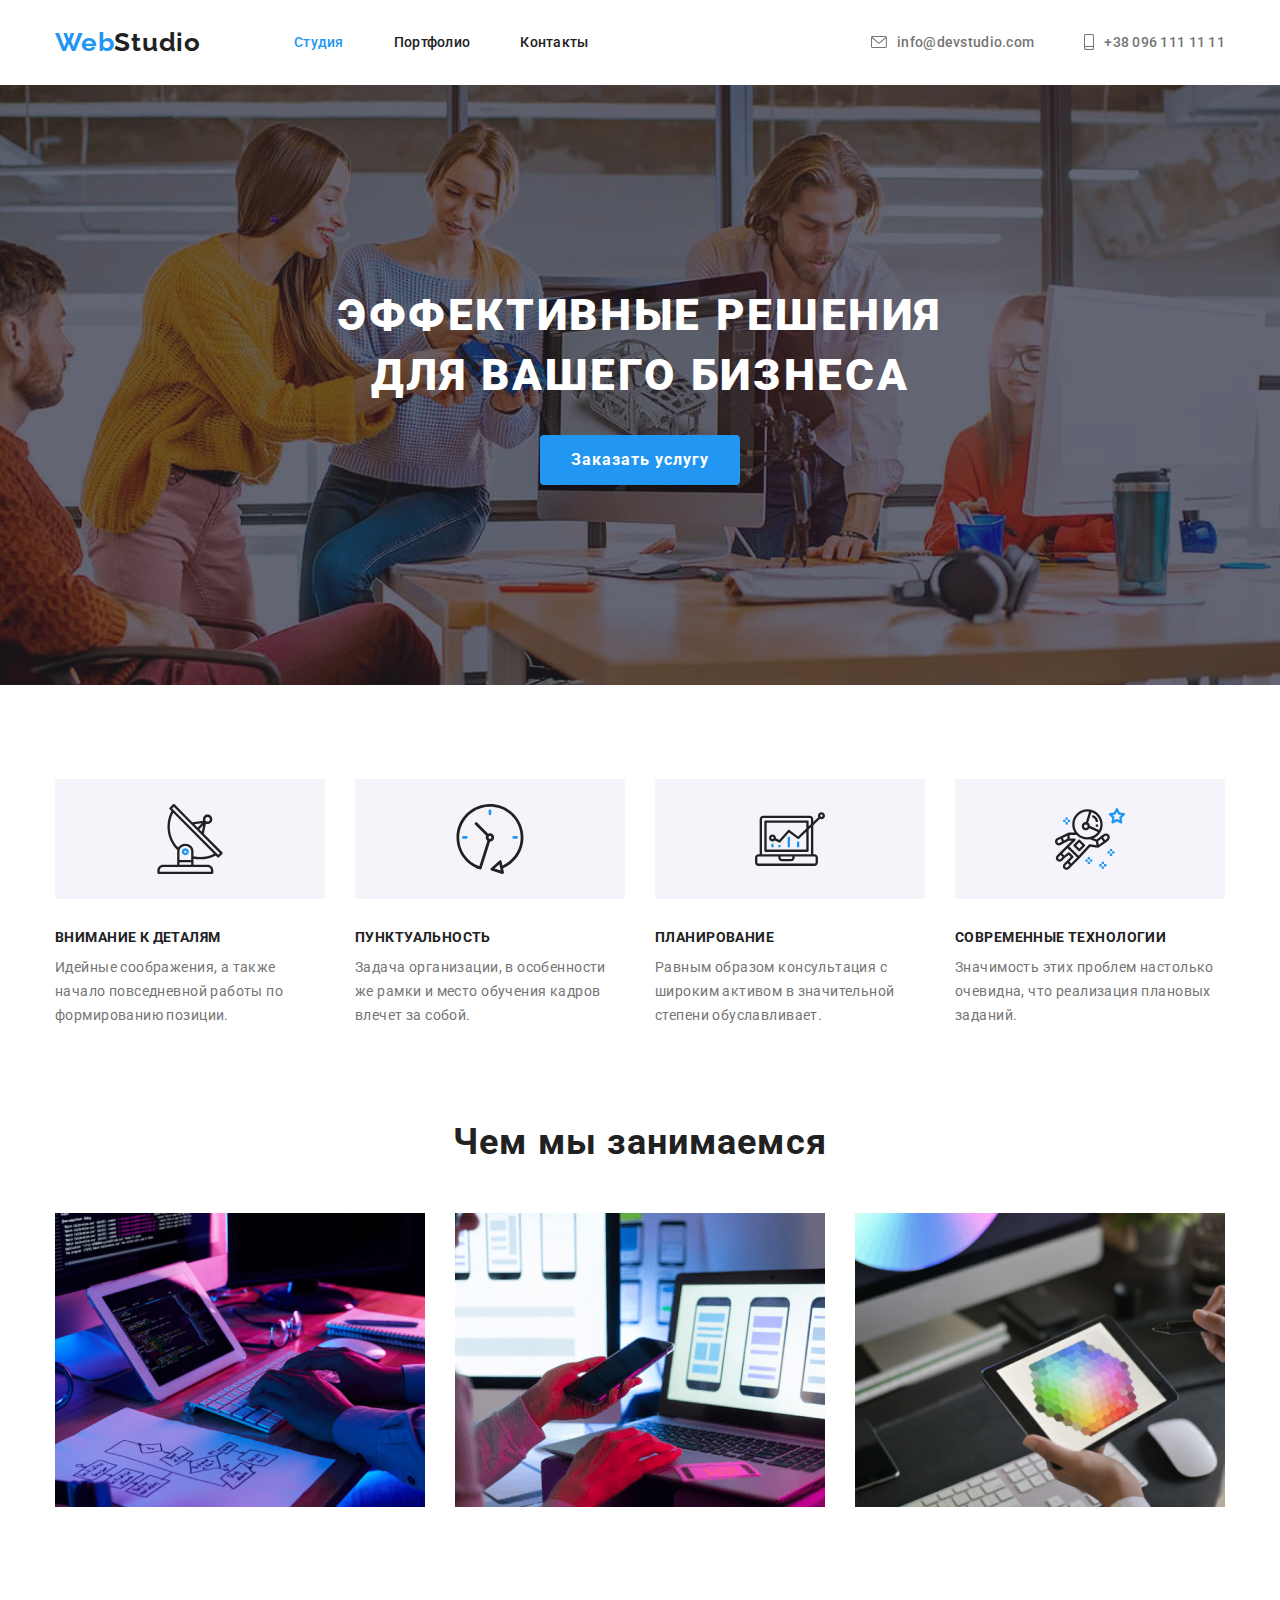
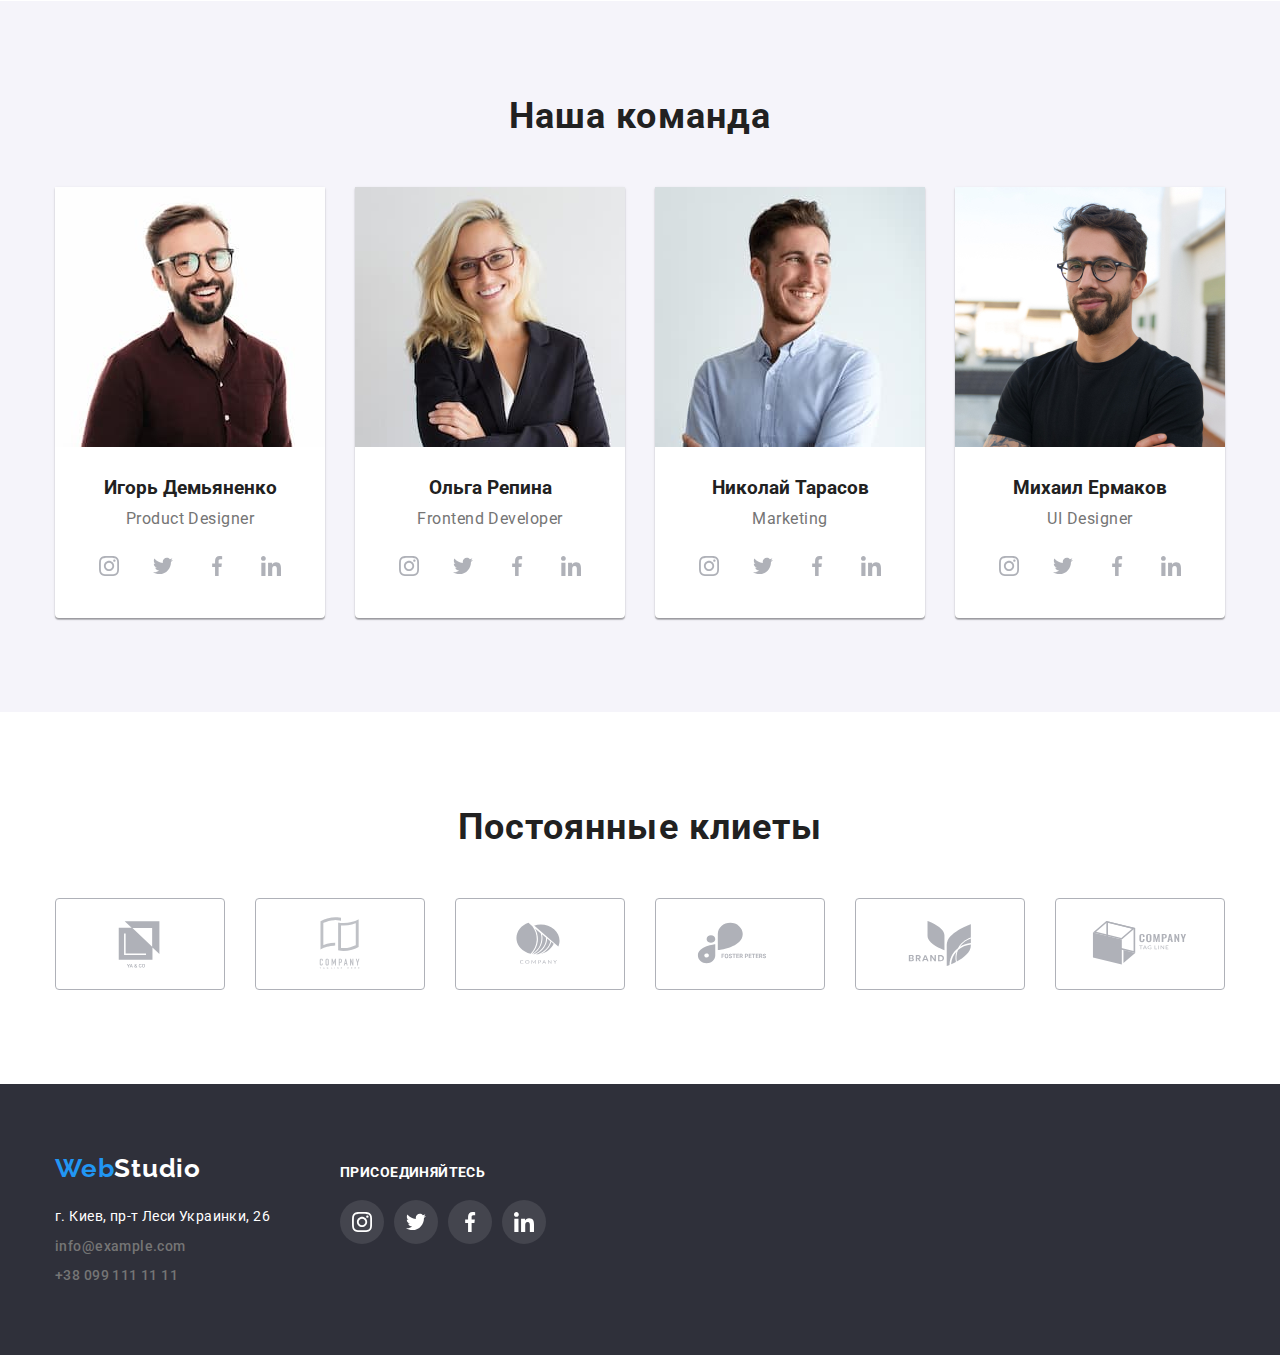
<file: index.html>
<!DOCTYPE html>
<html lang="en">
<head>
    <meta charset="UTF-8">
    <meta http-equiv="X-UA-Compatible" content="IE=edge">
    <meta name="viewport" content="width=device-width, initial-scale=1.0">
    <title>WebStudio</title>
    <link rel="stylesheet" href="./css/modern-normalize.css">
    <link rel="preconnect" href="https://fonts.gstatic.com">
    <link href="https://fonts.googleapis.com/css2?family=Raleway:wght@700&family=Roboto:wght@400;500;700;900&display=swap"
    rel="stylesheet">
    <link rel="stylesheet" href="./css/style.css">
</head>
<body class="common">
    <!-- Upper line of the page -->
    <header>
        <div class="upper-line container">
            <nav class="nav">
                <ul class="list nav-list">
                    <li class="nav-item">
                        <a class="link company-name" href="">Web<span>Studio</span></a>
                    </li>
                    <li class="nav-item">
                        <a class="link current-page nav-link" href="./index.html">Студия</a>
                    </li>
                    <li class="nav-item">
                        <a class="link nav-link" href="./portfolio.html">Портфолио</a>
                    </li>
                    <li class="nav-item">
                        <a class="link nav-link" href="#">Контакты</a>
                    </li>
                </ul>
            </nav> 
            <ul class="list contacts">
                <li>
                    <a class="link" href="mailto:info@devstudio.com">
                        <svg class="icon" width="16" height="14">
                        <use href="./images/icons/sprite.svg#icon-envelope"></use>
                        </svg>
                        info@devstudio.com
                    </a>
                </li>
                <li>
                    <a class="link" href="tel:+380961111111">
                        <svg class="icon" width="10" height="16">
                            <use href="./images/icons/sprite.svg#icon-smartphone"></use>
                        </svg>
                        +38 096 111 11 11
                    </a>
                </li>
            </ul>
        </div>
    </header>

    <main>
        <!-- Title -->
        <section class="title-section section">
            <div class="container">
              <h1 class="main-title">
                ЭФФЕКТИВНЫЕ РЕШЕНИЯ
                <br> ДЛЯ ВАШЕГО БИЗНЕСА
              </h1>
              <button class="order-service buttons-cursor">Заказать услугу</button>
            </div>
        </section>
        
        <!-- features -->
        <section class="features section">
            <div class="container">
                <h2 class="visually-hidden">Наши ценности</h2>
                <ul class="list">
                    <li>
                        <div class="icon-box">
                            <svg class="icon">
                                <use href="./images/icons/sprite.svg#icon-antenna"></use>
                            </svg>
                        </div>
                        <h3 class="features-header">Внимание к деталям</h3>
                        <p class="paragraph">Идейные соображения, а также начало повседневной работы по формированию позиции.</p>
                    </li>
                    <li>
                        <div class="icon-box">
                            <svg class="icon">
                                <use href="./images/icons/sprite.svg#icon-clock"></use>
                            </svg>
                        </div>
                        <h3 class="features-header">Пунктуальность</h3>
                        <p class="paragraph">Задача организации, в особенности же рамки и место обучения кадров влечет за собой.</p>
                    </li>
                    <li>
                        <div class="icon-box">
                            <svg class="icon">
                                <use href="./images/icons/sprite.svg#icon-diagram"></use>
                            </svg>
                        </div>
                        <h3 class="features-header">Планирование</h3>
                        <p class="paragraph">Равным образом консультация с широким активом в значительной степени обуславливает.</p>
                    </li>
                    <li>
                        <div class="icon-box">
                            <svg class="icon">
                                <use href="./images/icons/sprite.svg#icon-astronaut"></use>
                            </svg>
                        </div>
                        <h3 class="features-header">Современные технологии</h3>
                        <p class="paragraph">Значимость этих проблем настолько очевидна, что реализация плановых заданий.</p>
                    </li>
                </ul>
            </div>
        </section>
        
        <!-- What we do -->
        <section class="what-we-do section">
            <div class="container">
                <h2 class="sections-title">Чем мы занимаемся</h2>
                <ul class="list">
                    <li>
                        <img src="./images/whatwedo-img1.png" alt="whatwedo-1">
                    </li>
                    <li>
                        <img src="./images/whatwedo-img2.png" alt="whatwedo-2">
                    </li>
                    <li>
                        <img src="./images/whatwedo-img3.png" alt="whatwedo-3">
                    </li>
                </ul>
            </div>
        </section>

        <!-- Our team -->
        <section class="team-section section">
            <div class="container">
                <h2 class="sections-title team-header">Наша команда</h2>
                <ul class="list team-list">
                    <li class="item">
                        <img width="270" src="./images/team-card-1.jpg" alt="teamcard1">
                        <div class="text">
                            <h3 class="employee-name">Игорь Демьяненко</h3>
                            <p class="paragraph">Product Designer</p>
                            <ul class="list team-socials">
                                <li class="item social-item">
                                    <a href="" class="refer">
                                        <svg class="icon" width="20" height="20">
                                            <use href="./images/icons/sprite.svg#icon-social-instagram"></use>
                                        </svg>
                                    </a>
                                </li>
                                <li class="item social-item">
                                    <a href="" class="refer">
                                        <svg class="icon" width="20" height="20">
                                            <use href="./images/icons/sprite.svg#icon-social-twitter"></use>
                                        </svg>
                                    </a>
                                </li>
                                <li class="item social-item">
                                    <a href="" class="refer">
                                        <svg class="icon" width="20" height="20">
                                            <use href="./images/icons/sprite.svg#icon-social-facebook"></use>
                                        </svg>
                                    </a>
                                </li>
                                <li class="item social-item">
                                    <a href="" class="refer">
                                        <svg class="icon" width="20" height="20">
                                            <use href="./images/icons/sprite.svg#icon-social-linkedin"></use>
                                        </svg>
                                    </a>
                                </li>
                            </ul>
                        </div>
                        </li>
                        <li class="item">
                            <img width="270" src="./images/team-card-2.jpg" alt="teamcard1">
                        <div class="text">
                            <h3 class="employee-name">Ольга Репина</h3>
                            <p class="paragraph">Frontend Developer</p>
                            <ul class="list team-socials">
                                <li class="item social-item">
                                    <a href="" class="refer">
                                        <svg class="icon" width="20" height="20">
                                            <use href="./images/icons/sprite.svg#icon-social-instagram"></use>
                                        </svg>
                                    </a>
                                </li>
                                <li class="item social-item">
                                    <a href="" class="refer">
                                        <svg class="icon" width="20" height="20">
                                            <use href="./images/icons/sprite.svg#icon-social-twitter"></use>
                                        </svg>
                                    </a>
                                </li>
                                <li class="item social-item">
                                    <a href="" class="refer">
                                        <svg class="icon" width="20" height="20">
                                            <use href="./images/icons/sprite.svg#icon-social-facebook"></use>
                                        </svg>
                                    </a>
                                </li>
                                <li class="item social-item">
                                    <a href="" class="refer">
                                        <svg class="icon" width="20" height="20">
                                            <use href="./images/icons/sprite.svg#icon-social-linkedin"></use>
                                        </svg>
                                    </a>
                                </li>
                            </ul>
                        </div>
                    </li>
                    <li class="item">
                        <img width="270" src="./images/team-card-3.jpg" alt="teamcard1">
                        <div class="text">
                            <h3 class="employee-name">Николай Тарасов</h3>
                            <p class="paragraph">Marketing</p>
                            <ul class="list team-socials">
                                <li class="item social-item">
                                    <a href="" class="refer">
                                        <svg class="icon" width="20" height="20">
                                            <use href="./images/icons/sprite.svg#icon-social-instagram"></use>
                                        </svg>
                                    </a>
                                </li>
                                <li class="item social-item">
                                    <a href="" class="refer">
                                        <svg class="icon" width="20" height="20">
                                            <use href="./images/icons/sprite.svg#icon-social-twitter"></use>
                                        </svg>
                                    </a>
                                </li>
                                <li class="item social-item">
                                    <a href="" class="refer">
                                        <svg class="icon" width="20" height="20">
                                            <use href="./images/icons/sprite.svg#icon-social-facebook"></use>
                                        </svg>
                                    </a>
                                </li>
                                <li class="item social-item">
                                    <a href="" class="refer">
                                        <svg class="icon" width="20" height="20">
                                            <use href="./images/icons/sprite.svg#icon-social-linkedin"></use>
                                        </svg>
                                    </a>
                                </li>
                            </ul>
                        </div>
                    </li>
                    <li class="item">
                        <img width="270" src="./images/team-card-4.jpg" alt="teamcard1">
                        <div class="text">
                            <h3 class="employee-name">Михаил Ермаков</h3>
                            <p class="paragraph">UI Designer</p>
                            <ul class="list team-socials">
                                <li class="item social-item">
                                    <a href="" class="refer">
                                        <svg class="icon" width="20" height="20">
                                            <use href="./images/icons/sprite.svg#icon-social-instagram"></use>
                                        </svg>
                                    </a>
                                </li>
                                <li class="item social-item">
                                    <a href="" class="refer">
                                        <svg class="icon" width="20" height="20">
                                            <use href="./images/icons/sprite.svg#icon-social-twitter"></use>
                                        </svg>
                                    </a>
                                </li>
                                <li class="item social-item">
                                    <a href="" class="refer">
                                        <svg class="icon" width="20" height="20">
                                            <use href="./images/icons/sprite.svg#icon-social-facebook"></use>
                                        </svg>
                                    </a>
                                </li>
                                <li class="item social-item">
                                    <a href="" class="refer">
                                        <svg class="icon" width="20" height="20">
                                            <use href="./images/icons/sprite.svg#icon-social-linkedin"></use>
                                        </svg>
                                    </a>
                                </li>
                            </ul>
                        </div>
                    </li>
                </ul>
            </div>
        </section>

        <!-- Regular customers -->
        <section class="regular-customers section">
            <div class="container">
                <h2>Постоянные клиеты</h2>
                <ul class="list">
                    <li class="item">
                        <a href="#" class="refer">
                            <svg class="icon" width="106" height="62">
                                <use href="./images/icons/sprite.svg#icon-reg-cus-1-ya-and-co"></use>
                            </svg>
                        </a>
                    </li>
                    <li class="item">
                        <a href="#" class="refer">
                            <svg class="icon" width="106" height="62">
                                <use href="./images/icons/sprite.svg#icon-reg-cus-2-tagline-here-company"></use>
                            </svg>
                        </a>
                    </li>
                    <li class="item">
                        <a href="#" class="refer">
                            <svg class="icon" width="106" height="62">
                                <use href="./images/icons/sprite.svg#icon-reg-cus-3-company"></use>
                            </svg>
                        </a>
                    </li>
                    <li class="item">
                        <a href="#" class="refer">
                            <svg class="icon" width="106" height="62">
                                <use href="./images/icons/sprite.svg#icon-reg-cus-4-foster-peters"></use>
                            </svg>
                        </a>
                    </li>
                    <li class="item">
                        <a href="#" class="refer">
                            <svg class="icon" width="106" height="62">
                                <use href="./images/icons/sprite.svg#icon-reg-cus-5-brand"></use>
                            </svg>
                        </a>
                    </li>
                    <li class="item">
                        <a href="#" class="refer">
                            <svg class="icon" width="106" height="62">
                                <use href="./images/icons/sprite.svg#icon-reg-cus-6-tagline-company"></use>
                            </svg>
                        </a>
                    </li>
                </ul>
            </div>
        </section>
      
    </main>

    <!-- Lower line -->
    <footer class="lower-line">
        <div class="container">
            <ul class="list footer-columns">
                <li>
                    <a class="company-name" href="#">Web<span>Studio</span></a>
                    <address class="address-list">
                        <a class="post-address" href="#">г. Киев, пр-т Леси Украинки, 26</a>
                        <ul class="list">
                            <li><a class="contacts" href="mailto:info@example.com">info@example.com</a></li>
                            <li><a class="contacts" href="tel:+380991111111">+38 099 111 11 11</a></li>
                        </ul>
                    </address>
                </li>
                <li>
                    <p class="social-header">Присоединяйтесь</p>
                    <ul class="contacts-socials">
                        <li class="item">
                            <a href="" class="refer">
                                <svg class="icon" width="20" height="20">
                                    <use href="./images/icons/sprite.svg#icon-social-instagram"></use>
                                </svg>
                            </a>
                        </li>
                        <li class="item">
                            <a href="" class="refer">
                                <svg class="icon" width="20" height="20">
                                    <use href="./images/icons/sprite.svg#icon-social-twitter"></use>
                                </svg>
                            </a>
                        </li>
                        <li class="item">
                            <a href="" class="refer">
                                <svg class="icon" width="20" height="20">
                                    <use href="./images/icons/sprite.svg#icon-social-facebook"></use>
                                </svg>
                            </a>
                        </li>
                        <li class="item">
                            <a href="" class="refer">
                                <svg class="icon" width="20" height="20">
                                    <use href="./images/icons/sprite.svg#icon-social-linkedin"></use>
                                </svg>
                            </a>
                        </li>
                    </ul>
                </li>
            </ul>
        </div>
    </footer>
    
        <!--скрипт модального окна-->
        <script src="./js/modal.js"></script>
</body>
</html>
</file>
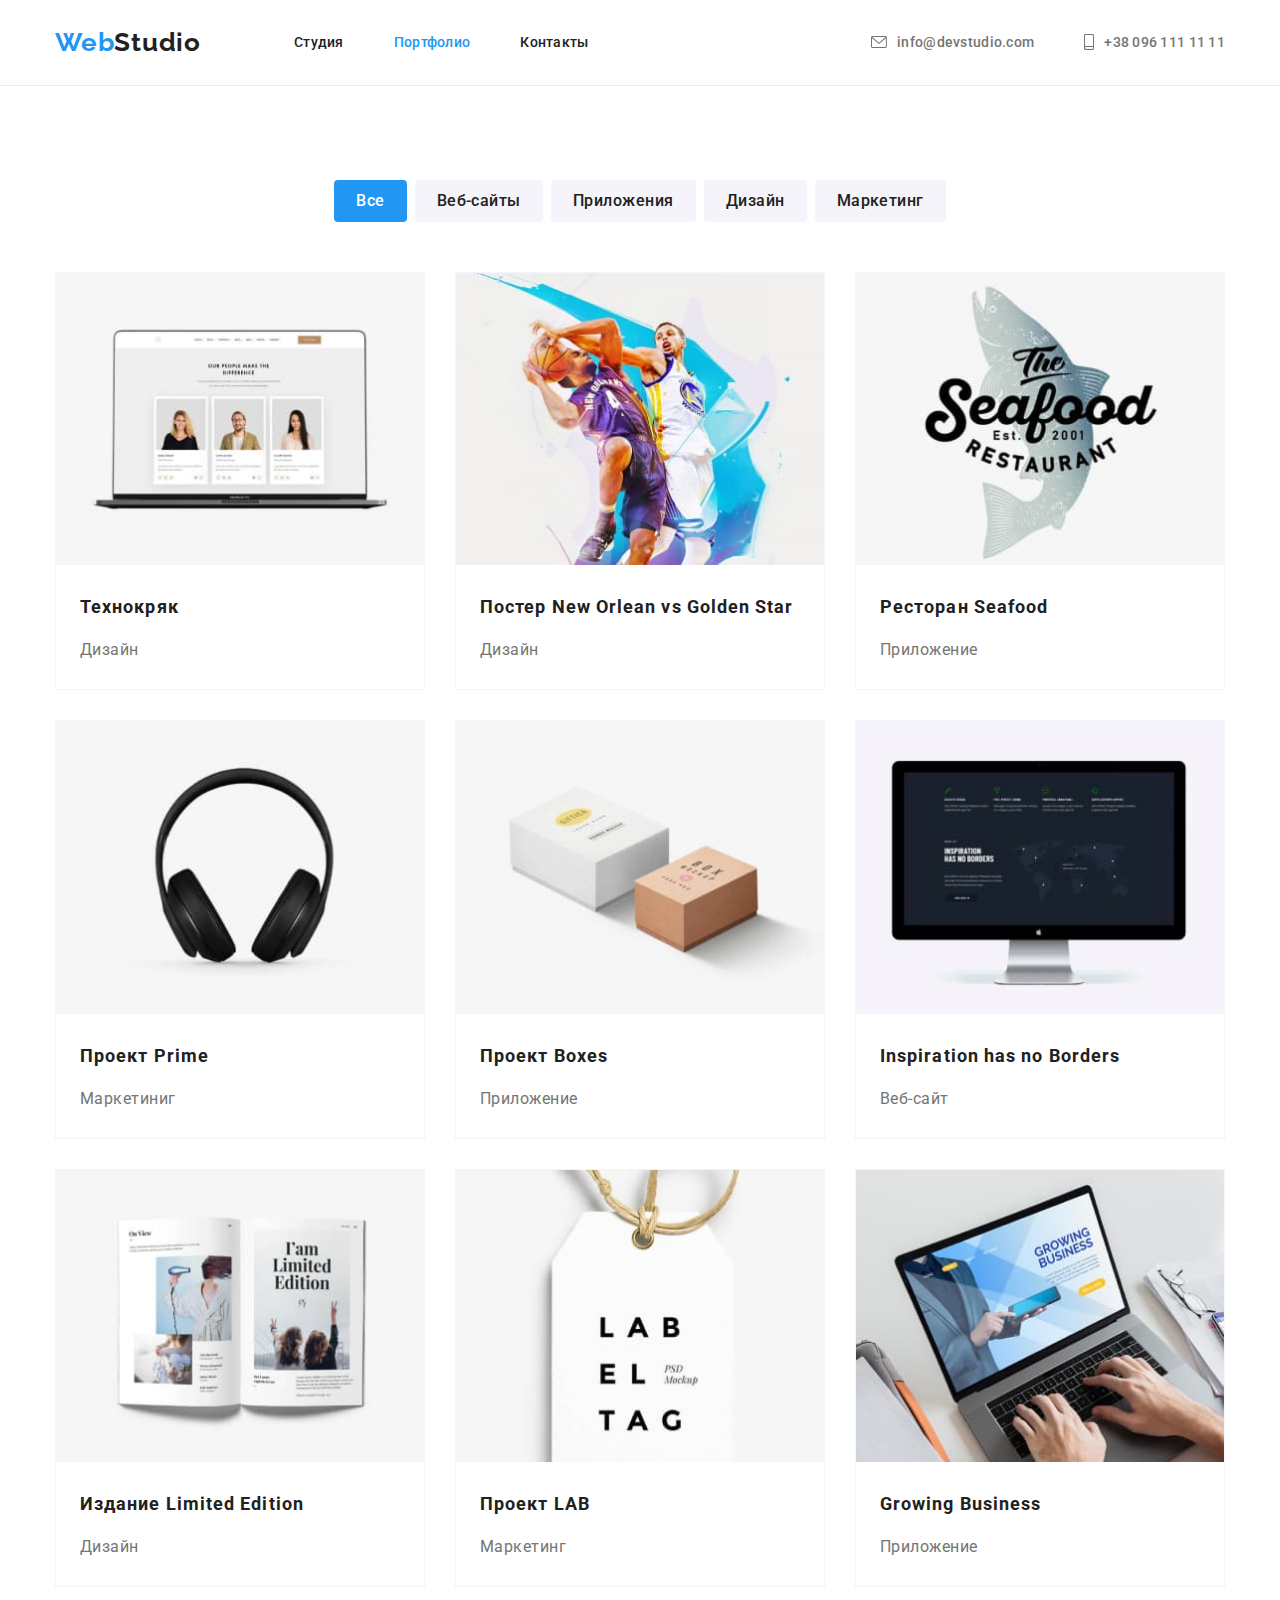
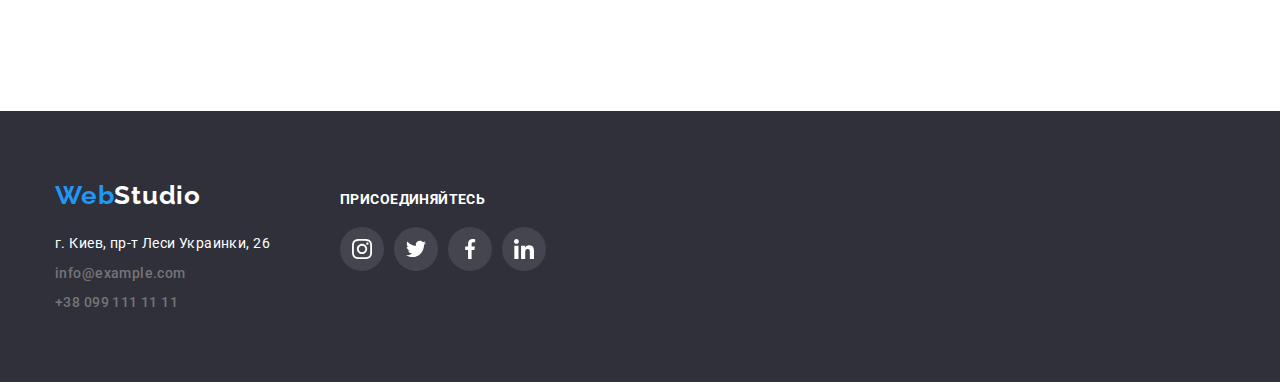
<file: portfolio.html>
<!DOCTYPE html>
<html lang="en">
<head>
    <meta charset="UTF-8">
    <meta http-equiv="X-UA-Compatible" content="IE=edge">
    <meta name="viewport" content="width=device-width, initial-scale=1.0">
    <title>Portfolio</title>
    <link rel="stylesheet" href="./css/modern-normalize.css">
    <link rel="preconnect" href="https://fonts.gstatic.com">
    <link href="https://fonts.googleapis.com/css2?family=Raleway:wght@700&family=Roboto:wght@400;500;700;900&display=swap" rel="stylesheet">
    <link rel="stylesheet" href="./css/style.css">
</head>
<body class="common">

    <!-- Upper line of the page -->
    <header class="header">
        <div class="upper-line container">
            <nav class="nav">
                <ul class="list nav-list">
                    <li class="nav-item">
                        <a class="link company-name" href="">Web<span>Studio</span></a>
                    </li>
                    <li class="nav-item">
                        <a class="link nav-link" href="./index.html">Студия</a>
                    </li>
                    <li class="nav-item">
                        <a class="link current-page nav-link" href="./portfolio.html">Портфолио</a>
                    </li>
                    <li class="nav-item">
                        <a class="link nav-link" href="#">Контакты</a>
                    </li>
                </ul>
            </nav> 
            <ul class="list contacts">
                <li>
                    <a class="link" href="mailto:info@devstudio.com">
                        <svg class="icon" width="16" height="14">
                        <use href="./images/icons/sprite.svg#icon-envelope"></use>
                        </svg>
                        info@devstudio.com
                    </a>
                </li>
                <li>
                    <a class="link" href="tel:+380961111111">
                        <svg class="icon" width="10" height="16">
                            <use href="./images/icons/sprite.svg#icon-smartphone"></use>
                        </svg>
                        +38 096 111 11 11
                    </a>
                </li>
            </ul>
        </div>
    </header>
    
    <main>
        
        <section class="section portfolio">
            <div class="container">
                <h1 class="visually-hidden"> Портфолио </h1>

                <!-- filter buttons -->
                <ul class="list filter">
                    <li>
                        <button type="button" class="buttons-cursor portfolio-button-all">Все</button>
                    </li>
                    <li>
                        <button type="button" class="buttons-cursor portfolio-button">Веб-сайты</button>
                    </li>
                    <li>
                        <button type="button" class="buttons-cursor portfolio-button">Приложения</button>
                    </li>
                    <li>
                        <button type="button" class="buttons-cursor portfolio-button">Дизайн</button>
                    </li>
                    <li>
                        <button type="button" class="buttons-cursor portfolio-button">Маркетинг</button>
                    </li>
                </ul>

                <!-- projects list -->
                <h2 class="visually-hidden">Наши проекты</h2>
                <ul class="list projects">
                    <li class="item">
                        <a class="link" href="#">
                            <div class="projects-box">
                                <img src="./images/portfolio/project-1.jpg" alt="project1" width="370" class="img">
                                <div class="projects-overlay">
                                    <p class="text-overlay">
                                        Технокряк это современная площадка распространения коронавируса. Компании используют эту платформу для цифрового шпионажа и атак на защищённые сервера конкурентов.
                                    </p>
                                </div>
                            </div>
                            <div class="text">
                                <h3 class="title">Технокряк</h3>
                                <p class="paragraph">Дизайн</p>
                            </div>
                        </a>
                    </li>
                    <li class="item">
                        <a class="link" href="#">
                            <img src="./images/portfolio/project-2.jpg" alt="project2" width="370">
                            <div class="text">
                                <h3 class="title">Постер New Orlean vs Golden Star</h3>
                                <p class="paragraph">Дизайн</p>
                            </div>
                        </a>
                    </li>
                    <li class="item">
                        <a class="link" href="#">
                            <img src="./images/portfolio/project-3.jpg" alt="project3" width="370">
                            <div class="text">
                                <h3 class="title">Ресторан Seafood</h3>
                                <p class="paragraph">Приложение</p>
                            </div>
                        </a>
                    </li>    
                    <li class="item">
                        <a class="link" href="#">
                            <img src="./images/portfolio/project-4.jpg" alt="project4" width="370">
                            <div class="text">
                                <h3 class="title">Проект Prime</h3>
                                <p class="paragraph">Маркетиниг</p>
                            </div>
                        </a>
                    </li>    
                    <li class="item">
                        <a class="link" href="#">
                            <img src="./images/portfolio/project-5.jpg" alt="project5" width="370">
                            <div class="text">
                                <h3 class="title">Проект Boxes</h3>
                                <p class="paragraph">Приложение</p>
                            </div>
                        </a>
                    </li>
                    <li class="item">
                        <a class="link" href="#">
                            <img src="./images/portfolio/project-6.jpg" alt="project6" width="370">
                            <div class="text">
                                <h3 class="title">Inspiration has no Borders</h3>
                                <p class="paragraph">Веб-сайт</p>
                            </div>
                        </a>
                    </li>
                    <li class="item">
                        <a class="link" href="#">
                            <img src="./images/portfolio/project-7.jpg" alt="project7" width="370">
                            <div class="text">
                                <h3 class="title">Издание Limited Edition</h3>
                                <p class="paragraph">Дизайн</p>
                            </div>
                        </a>
                    </li>
                    <li class="item">
                        <a class="link" href="#">
                            <img src="./images/portfolio/project-8.jpg" alt="project8" width="370">
                            <div class="text">
                                <h3 class="title">Проект LAB</h3>
                                <p class="paragraph">Маркетинг</p>
                            </div>
                        </a>
                    </li>
                    <li class="item">
                        <a class="link" href="#">
                            <img src="./images/portfolio/project-9.jpg" alt="project9" width="370">
                            <div class="text">
                                <h3 class="title">Growing Business</h3>
                                <p class="paragraph">Приложение</p>
                            </div>
                        </a>
                    </li>
                </ul>
            </div>
        </section>
    </main>
    
    <!-- Lower line -->
    <footer class="lower-line">
        <div class="container">
            <ul class="list footer-columns">
                <li>
                    <a class="company-name" href="#">Web<span>Studio</span></a>
                    <address class="address-list">
                        <a class="post-address" href="#">г. Киев, пр-т Леси Украинки, 26</a>
                        <ul class="list">
                            <li><a class="contacts" href="mailto:info@example.com">info@example.com</a></li>
                            <li><a class="contacts" href="tel:+380991111111">+38 099 111 11 11</a></li>
                        </ul>
                    </address>
                </li>
                <li>
                    <p class="social-header">Присоединяйтесь</p>
                    <ul class="contacts-socials">
                        <li class="item">
                            <a href="" class="refer">
                                <svg class="icon" width="20" height="20">
                                    <use href="./images/icons/sprite.svg#icon-social-instagram"></use>
                                </svg>
                            </a>
                        </li>
                        <li class="item">
                            <a href="" class="refer">
                                <svg class="icon" width="20" height="20">
                                    <use href="./images/icons/sprite.svg#icon-social-twitter"></use>
                                </svg>
                            </a>
                        </li>
                        <li class="item">
                            <a href="" class="refer">
                                <svg class="icon" width="20" height="20">
                                    <use href="./images/icons/sprite.svg#icon-social-facebook"></use>
                                </svg>
                            </a>
                        </li>
                        <li class="item">
                            <a href="" class="refer">
                                <svg class="icon" width="20" height="20">
                                    <use href="./images/icons/sprite.svg#icon-social-linkedin"></use>
                                </svg>
                            </a>
                        </li>
                    </ul>
                </li>
            </ul>
        </div>
    </footer>
</body>
</html>
</file>
<file: css/style.css>
:root {
    --hover-color: #2196F3;
    --order-button-hover-color: #188CE8;
    --blue-color: #2196F3;
    --black-color: #212121;
    --white-color: #fff;
    --bg-black-color: rgba(47, 48, 58, 1);
    --grey-color: #757575;
    --ash-grey-color: #F5F4FA;
    --header-underline-color: #ECECEC;
    --icon-color: #AFB1B8;
    --icon-contacts-color: #fff;
    --icon-bg-contacts-color: rgba(255, 255, 255, 0,1);
    --icon-team-color:#AFB1B8;
    --icon-team-hover-color: #fff;
    --icon-team-bg-hover-color: #2196F3;
    --transition-timing-function: cubic-bezier(0.4, 0, 0.2, 1);
    --transition-duration: 250ms;
    --modal-overlay: rgba(0, 0, 0, 0.2);
    --modal-button: rgba(0, 0, 0, 0.1);
}

/* COMMON SELECTORS */

body {
    background-color: var(--white-color);
    color: var(--black-color);
    font-family: Roboto, Raleway
}

h1,
h2,
h3,
h4,
h5,
h6 {
  margin-top: 0px;
  margin-bottom: 0px;
}
.paragraph {
    color: var(--grey-color);
    font-size: 14px;
    line-height: 1.714em;
    letter-spacing: 0.03em;
    margin: 0;
}

.list {
    list-style: none;
}

.link {
    color: var(--black-color);
    text-decoration: none;
}

.company-name {
    color: var(--blue-color);
    font-family: Raleway;
    font-weight: bold;
    font-size: 26px;
    line-height: 1.192em;
    letter-spacing: 0.03em;
}

.buttons-cursor {
    cursor: pointer;
}

.contacts .link{
    color: var(--grey-color);
    fill: var(--grey-color);
    padding: 10px 0;
}

.contacts .link{ 
    display: flex;
    align-items:center;
}

.contacts{
    font-weight: 500;
    font-size: 14px;
    line-height: 1.142em;
    letter-spacing: 0.02em;
}
.contacts .link:hover,
.contacts .link:focus{
    color: var(--hover-color);
    fill: var(--hover-color);
}

.contacts .link .icon{
    margin-right: 10px;
}

.visually-hidden{
    position: absolute;
    clip: rect(0 0 0 0);
    width: 1px;
    height: 1px;
    margin: -1px;
}

.container{
    width: 1200px;
    padding: 0 15px;
    margin: 0 auto;
}

.section{
    padding: 94px 0;
}

img {
    display: block;
    max-width: 100%;
    height: auto;
    }

/* Upper line */

.header{
    border-bottom: 1px solid var(--header-underline-color);
}

.upper-line{
    display: flex;
    align-items: center;
    justify-content: space-between;
    padding-top: 24px;
    padding-bottom: 25px;
}
.nav{
    display: flex;
}
.upper-line span{
    color: var(--black-color);
}

.nav-list{
    font-weight: 500;
    font-size: 14px;
    line-height: 1.142em;
    letter-spacing: 0.02em;
    display: flex;
    align-items: center;
}
.nav-list li:first-child{
    padding-right: 43px;
}
/* .nav-list li:nth-child(n+2){
    padding-left: 20px;
    padding-top: 8px;
} */


.nav-list .link:hover,
.nav-list .link:focus,
.upper-line .current-page{
    color: var(--hover-color);
}

.upper-line .contacts{
    color: var(--grey-color);
    font-weight: 500;
    font-size: 14px;
    line-height: 1.142em;
    letter-spacing: 0.02em;
}
.upper-line .contacts li:first-child{
    margin-right: 50px;
}

.contacts {
    color: var(--grey-color);
    font-weight: 500;
    font-size: 14px;
    line-height: 1.142em;
    letter-spacing: 0.02em;
    
    display: flex;
    align-items: center;
}
.contacts .link:hover,
.contacts .link:focus{
    color: var(--hover-color);
}

.nav-link{
    padding-left: 50px;
    padding-top: 8px;
}
/* Upper line */

/* Lower line */
.lower-line {
    display: flex;
    flex-wrap: wrap;
    background-color: var(--bg-black-color);
    padding-top: 60px;
    padding-bottom: 60px;
}

.lower-line div{
    display: flex;
    flex-direction: column;
}

.lower-line a{
    text-decoration: none;
}

.lower-line .company-name{
    margin-bottom: 20px;
    display: block;
}
.lower-line span{
    color: var(--white-color) ;
}

.address-list {
    font-style: normal;
}

.post-address{
    color: var(--white-color);
    font-style: normal;
    font-weight: normal;
    font-size: 14px;
    line-height: 1.714em;
    letter-spacing: 0.03em;
}

.lower-line .contacts{
    font-size: 14px;
    line-height: 1.714px;
    letter-spacing: 0.03em;
    padding-top: 9px;
    padding-bottom: 9px;
    
    display: flex;
    flex-direction: column;
    align-items: flex-start;
}

.address-list .list{

}
.lower-line .list > li:first-child{
    padding: 9px 0;
}

.social-header{
    color: var(--white-color);
    font-weight: bold;
    font-size: 14px;
    line-height: 1.143em;
    letter-spacing: 0.03em;
    text-transform: uppercase;
}

.lower-line .footer-columns{
    display: flex;
    align-items: baseline;
}

.footer-columns > li{
    margin-right: 70px;
}

.lower-line .contacts-socials .item{
    margin-top: 20px;
    margin-right: 10px;
    display: flex;
    width: 44px;
    height: 44px;
    /* border: 1px solid tomato; */
    border-radius: 50%;
    background-color: var(--icon-bg-contacts-colorcontacts-color);
}


.lower-line .contacts-socials{
    display: inline-flex;
}

.lower-line .contacts-socials .refer{
    border-radius: 50%;
    background-color: rgba(255, 255, 255, 0.1);
    list-style: none;
    width: 100%;
    height: 100%;
    display: flex;
    justify-content: center;
    align-content: center;
    flex-wrap: wrap;
    fill: var(--icon-contacts-color);
}

.lower-line .footer-columns .contacts-socials .refer:hover,
.lower-line .footer-columns .contacts-socials .refer:focus{
    background-color: var(--hover-color)
}

/* Lower line */

/* COMMON SELECTORS */


/* INDEX PAGE */

/* Common for index page */
.sections-title{
    color: var(--black-color);
    font-weight: bold;
    font-size: 36px;
    line-height: 1.167em;
    text-align: center;
    letter-spacing: 0.03em;
}

/* Common for index page */

/* Title section */
.title-section{
    background-image: linear-gradient(to right, rgba(47, 48, 58, 0.4),  rgba(47, 48, 58, 0.4)),
                      url(../images/background-pics/background-title.jpg);
    background-size: cover;
    max-width: 1600px;
    background-position:top, center;
    padding: 200px 0;
    margin: auto;
}

.main-title{
    color: var(--white-color);
    font-weight: 900;
    font-size: 44px;
    line-height: 1.364;
    text-align: center;
    letter-spacing: 0.06em;
    text-transform: uppercase;
    margin: 0px 0 30px 0px;
}


.order-service{
    display: flex;
    justify-content: center;
    width: 200px;
    background-color: var(--blue-color);
    color: var(--white-color);
    font-weight: bold;
    font-size: 16px;
    line-height: 1.875em;
    letter-spacing: 0.06em;
    box-shadow: 0px 4px 4px rgba(0, 0, 0, 0.15);
    border: none;
    border-radius: 4px;
    padding: 10px 0px;
    margin: 0 auto;
}
.order-service:hover,
.order-service:focus{
    background-color: var(--order-button-hover-color);
}

/* Features section */

.features-header{
    font-weight: bold;
    font-size: 14px;
    line-height: 1.143em;
    letter-spacing: 0.03em;
    text-transform: uppercase;
    margin-top: 30px;
}

.features .list{
    display: flex;
    align-items: center;
}

.features .list li{
    width: 270px;
}

.features .list li:nth-child(n+2){
    margin-left: 30px;
}

.features .paragraph{
    margin-top: 10px;
}

.features .icon-box{
    background-color: var(--ash-grey-color);
    display: flex;
    justify-content: center;
    height: 120px;
    align-items: center;
}

.features .icon{
    width: 70px;
    height: 70px;
}

/* Features section */

/* What we do section */

.what-we-do{
padding-top: 0;
}

.what-we-do .list{
    display: flex;
    align-items: center;

    margin-top: 50px;
}
.what-we-do .list li:nth-child(2){
    margin:0 30px;
}

/* What we do section */

/* Our team section */
.team-section{
    background-color: var(--ash-grey-color) ;
}

.team-section .team-header{
    margin-bottom: 50px;
}

.team-section .list{
    display: flex;
    justify-content: center;
}

.team-section .list > li{
    background-color: var(--white-color);
    width: 270px;
    border-radius: 0px 0px 4px 4px;
    box-shadow: 0px 1px 3px rgba(0, 0, 0, 0.12),
                0px 1px 1px rgba(0, 0, 0, 0.14),
                0px 2px 1px rgba(0, 0, 0, 0.2);
}
.team-section .list li:nth-child(n+2){
    margin-left: 30px;
}

.team-section .paragraph{
    font-family: Roboto;
    font-style: normal;
    font-weight: normal;
    font-size: 16px;
    line-height: 1.188;
    letter-spacing: 0.03em;
    padding-top: 10px;
}

.team-section .list .text{
    display: flex;
    padding: 30px;
    flex-direction: column;
    align-items: center;
}

.team-list .item .team-socials{
    margin-top: 16px;
}
.team-list .item .team-socials .social-item{
    margin: 0;
    box-shadow: none;
    display: flex;
    width: 44px;
    height: 44px;
}

.team-list .item .team-socials .social-item:nth-child(n+2){
    margin-left: 10px;
}

.team-socials .item .refer{
    width: 100%;
    height: 100%;
    display: flex;
    justify-content: center;
    align-content: center;
    flex-wrap: wrap;
    border-radius: 50%;
    fill: var(--icon-team-color);
}
.team-socials .item .refer:hover,
.team-socials .item .refer:focus{
    background-color: var(--icon-team-bg-hover-color);
    fill: var(--icon-team-hover-color);
}

/* Our team section */

/* Regular clients */

.regular-customers h2{
    font-family: Roboto;
    font-style: normal;
    font-weight: bold;
    font-size: 36px;
    line-height: 1.167em;
    text-align: center;
    letter-spacing: 0.03em;
}

.regular-customers .item{
    width: 170px;
    height: 92px;
}


.regular-customers .list{
    display: flex;
    justify-content: center;
    margin-top: 50px;
}

.regular-customers .list .refer{
    width: 100%;
    height: 100%;
    display: flex;
    justify-content: center;
    align-content: center;
    flex-wrap: wrap;
    border: 1px solid var(--icon-color);
    border-radius: 4px;
    fill: var(--icon-color);
}

.regular-customers .list .item:nth-child(n+2){
    margin-left: 30px;
}

.regular-customers .refer:hover,
.regular-customers .refer:focus{
    border: 1px solid var(--hover-color);
    border-radius: 4px;
    fill: var(--hover-color)
}


/* Regular clients */

/* INDEX PAGE */

/* PORTFOLIO PAGE */

.portfolio-button-all,
.portfolio-button{
    color: var(--black-color);
    background-color: var(--ash-grey-color);
    font-family: Roboto;
    font-weight: 500;
    font-size: 16px;
    line-height: 1.625em;
    text-align: center;
    letter-spacing: 0.03em;
    border-style: none;
    border-radius: 4px;
    padding: 8px 22px;
}

.portfolio-button:hover,
.portfolio-button:focus{
    color: var(--white-color);
    background-color: var(--hover-color);
}

.portfolio-button-all{
    color: var(--white-color);
    background-color: var(--blue-color);
}

.filter{
    display: flex;
    justify-content: center;
    margin-bottom: 50px;
}

.filter li:nth-child(n+2){
    margin-left: 8px;
}

.portfolio .projects{
    display: flex;
    margin-block: 0;
    padding-inline: 0;
    margin-inline: 0;
    flex-wrap: wrap;
    align-content: center;
    justify-content: center;
}

.projects li{
    display: inline-flex;
    max-width: 370px;
    border: 1px solid var(--ash-grey-color);
    margin-right: 30px;
    margin-bottom: 30px;
    align-content: center;
    justify-content: center;
}

.projects li:nth-child(3n+3){
    margin-right: 0;
}

.portfolio .title{
    font-family: Roboto;
    font-style: normal;
    font-weight: bold;
    font-size: 18px;
    line-height: 2em;
    letter-spacing: 0.06em;
}

.portfolio .paragraph{
    font-family: Roboto;
    font-style: normal;
    font-weight: normal;
    font-size: 16px;
    line-height: 1.875em;
}

.projects .paragraph{
    font-family: Roboto;
    font-style: normal;
    font-size: 16px;
    line-height: 1.875;
    letter-spacing: 0.03em;
    padding-top: 10px;
}

.portfolio .projects .text{
    display: flex;
    padding: 24px;
    flex-direction: column;
    align-items: flex-start;
}

.projects .link {
    display: block;
    width: 100%;
    border: 1px solid var(--border-color-item);
    transition: box-shadow var(--transition-duration) var(--transition-timing-function);
}

.projects .link:hover,
.projects .link:focus{
    box-shadow: 0px 4px 4px rgba(0, 0, 0, 0.25),
                0px 4px 4px rgba(0, 0, 0, 0.06),
                1px 4px 6px rgba(0, 0, 0, 0.16);
}

.img{
    display: block;
    max-width: 100%;
    height: auto;
    object-fit: cover;
}

.projects-box{
    position: relative;
    width: 100%;
    /* height: 100%; */
}

.projects-overlay {
    display: flex;
    justify-content: center;
    align-items: center;
    position: absolute;
    top: 100%;
    left: 0;
    width: 100%;
    height: 100%;
    padding-left: 24px;
    padding-right: 24px;
    background-color: var(--hover-color);
    overflow: hidden;
    opacity: 0;
    pointer-events: none;
    transition: top var(--transition-duration) var(--transition-timing-function), opacity var(--transition-duration) var(--transition-timing-function);
}

.projects .projects-overlay .text-overlay {
    font-style: normal;
    font-weight: normal;
    font-size: 18px;
    line-height: 1.556;
    letter-spacing: 0.03em;
    color: var(--white-color);
}

.projects .link:hover .projects-overlay,
.projects .link:focus .projects-overlay,
.projects .link:active .projects-overlay {
  opacity: 1;
  top: 0;
}

/* PORTFOLIO PAGE */
</file>
